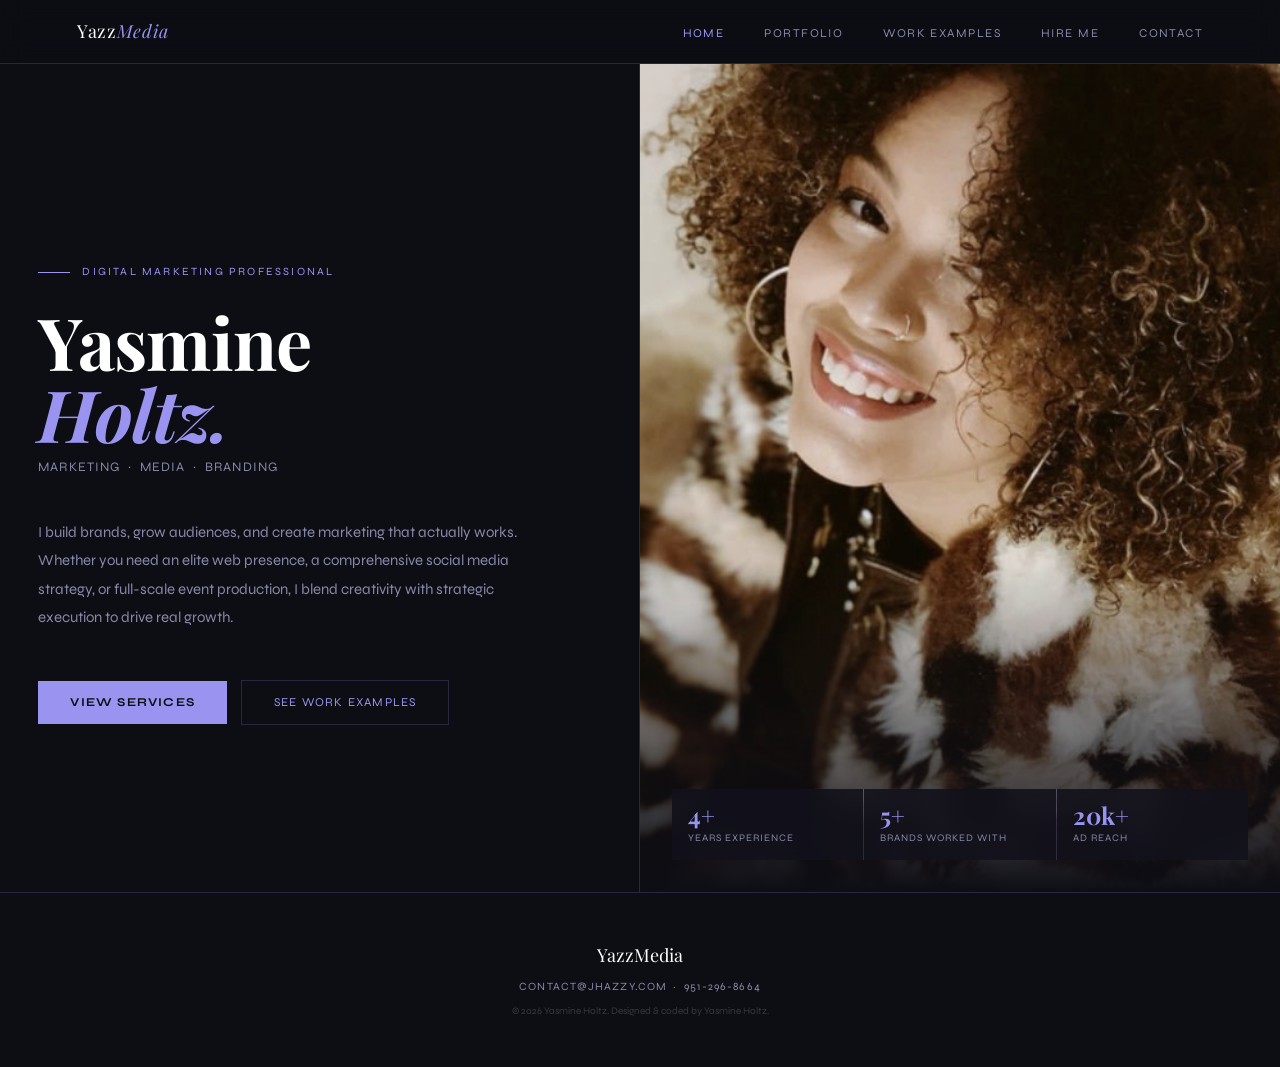
<file: index.html>
<!DOCTYPE html>
<html lang="en">
<head>
<meta charset="UTF-8">
<meta name="viewport" content="width=device-width, initial-scale=1.0">
<title>YazzMedia | Marketing | Media | Branding</title>
<link href="https://fonts.googleapis.com/css2?family=Playfair+Display:ital,wght@0,400;0,700;1,400&family=Syne:wght@300;400;500;700&display=swap" rel="stylesheet">
<style>
:root {
  --bg: #0d0d14;
  --bg2: #13131f;
  --bg3: #1a1a2a;
  --lavender: #9b93f0;
  --lavender-light: #c4bff7;
  --lavender-dim: #3d3870;
  --lavender-glow: rgba(155,147,240,0.12);
  --white: #ffffff;
  --off-white: #e8e6f0;
  --muted: #8888aa;
  --border: rgba(155,147,240,0.2);
  --border-light: rgba(255,255,255,0.06);
}
*{margin:0;padding:0;box-sizing:border-box;}
html{scroll-behavior:smooth;}
body{font-family:'Syne',sans-serif;background:var(--bg);color:var(--off-white);font-size:16px;line-height:1.6;}

/* NAV */
nav{position:sticky;top:0;z-index:100;background:rgba(13,13,20,0.92);border-bottom:0.5px solid var(--border);padding:0 6%;display:flex;align-items:center;justify-content:space-between;height:64px;backdrop-filter:blur(12px);}
.nav-logo{font-family:'Playfair Display',serif;font-size:18px;color:var(--white);letter-spacing:0.04em;text-decoration:none;}
.nav-logo span{color:var(--lavender);font-style:italic;}
.nav-links{display:flex;gap:2.5rem;list-style:none; flex-wrap: wrap; justify-content: center;}
.nav-links a{text-decoration:none;font-size:12px;font-weight:400;color:var(--muted);letter-spacing:0.12em;text-transform:uppercase;transition:color 0.2s;}
.nav-links a:hover, .nav-links a.active{color:var(--lavender);}

/* HERO */
#about{min-height:92vh;display:grid;grid-template-columns:1fr 1fr;gap:0;align-items:stretch;max-width:100%;padding:0;}
.hero-text{padding:8rem 6% 6rem 6%;display:flex;flex-direction:column;justify-content:center;border-right:0.5px solid var(--border);}
.hero-eyebrow{font-size:11px;font-weight:400;letter-spacing:0.2em;text-transform:uppercase;color:var(--lavender);margin-bottom:1.5rem;display:flex;align-items:center;gap:12px;}
.hero-eyebrow::before{content:'';width:32px;height:0.5px;background:var(--lavender);}
.hero-name{font-family:'Playfair Display',serif;font-size:72px;font-weight:700;line-height:1.0;color:var(--white);margin-bottom:0.5rem;letter-spacing:-0.01em;}
.hero-name em{color:var(--lavender);font-style:italic;display:block;}
.hero-tagline{font-size:13px;color:var(--muted);letter-spacing:0.08em;margin-bottom:2.5rem;font-weight:400;text-transform:uppercase;}
.hero-bio{font-size:15px;color:var(--muted);line-height:1.9;max-width:480px;margin-bottom:3rem;font-weight:300;}
.hero-actions{display:flex;gap:14px;align-items:center;}
.btn-primary{display:inline-block;padding:12px 32px;background:var(--lavender);color:var(--bg);text-decoration:none;font-size:12px;font-weight:700;letter-spacing:0.1em;text-transform:uppercase;transition:background 0.2s;}
.btn-primary:hover{background:var(--lavender-light);}
.btn-secondary{display:inline-block;padding:12px 32px;border:0.5px solid var(--border);color:var(--lavender);text-decoration:none;font-size:12px;font-weight:400;letter-spacing:0.1em;text-transform:uppercase;transition:border-color 0.2s,color 0.2s;}
.btn-secondary:hover{border-color:var(--lavender);color:var(--lavender-light);}

.hero-visual{position:relative;overflow:hidden;background:var(--bg2);}
.hero-photo{width:100%;height:100%;object-fit:cover;object-position:center top;filter:grayscale(20%) contrast(1.05);opacity:0.9;}
.hero-overlay{position:absolute;bottom:0;left:0;right:0;height:40%;background:linear-gradient(transparent,var(--bg));}
.hero-stat-bar{position:absolute;bottom:2rem;left:2rem;right:2rem;display:grid;grid-template-columns:repeat(3,1fr);gap:1px;background:var(--border);}
.hero-stat{background:rgba(13,13,20,0.85);padding:14px 16px;backdrop-filter:blur(8px);}
.hero-stat-num{font-family:'Playfair Display',serif;font-size:24px;color:var(--lavender);font-weight:700;line-height:1;}
.hero-stat-label{font-size:10px;color:var(--muted);text-transform:uppercase;letter-spacing:0.1em;margin-top:3px;}

@media(max-width:768px){
  #about{grid-template-columns:1fr;min-height:auto;}
  .hero-text{padding:5rem 6% 3rem;}
  .hero-name{font-size:48px;}
  .hero-visual{height:400px;}
  .nav-links { gap: 1rem; padding: 10px 0; }
  .nav-links a { font-size: 10px; }
}
</style>
</head>
<body>

<nav>
  <a href="index.html" class="nav-logo">Yazz<span>Media</span></a>
  <ul class="nav-links">
    <li><a href="index.html" class="active">Home</a></li>
    <li><a href="portfolio.html">Portfolio</a></li>
    <li><a href="work.html">Work Examples</a></li>
    <li><a href="hireme.html">Hire Me</a></li>
    <li><a href="contact.html">Contact</a></li>
  </ul>
</nav>

<section id="about">
  <div class="hero-text">
    <div class="hero-eyebrow">Digital Marketing Professional</div>
    <h1 class="hero-name">Yasmine<em>Holtz.</em></h1>
    <p class="hero-tagline">Marketing &nbsp;·&nbsp; Media &nbsp;·&nbsp; Branding</p>
    <p class="hero-bio">I build brands, grow audiences, and create marketing that actually works. Whether you need an elite web presence, a comprehensive social media strategy, or full-scale event production, I blend creativity with strategic execution to drive real growth.</p>
    <div class="hero-actions">
      <a href="hireme.html" class="btn-primary">View Services</a>
      <a href="work.html" class="btn-secondary">See Work Examples</a>
    </div>
  </div>
  <div class="hero-visual">
    <img src="YazHeadshot.png" alt="Yasmine Holtz" class="hero-photo">
    <div class="hero-overlay"></div>
    <div class="hero-stat-bar">
      <div class="hero-stat"><div class="hero-stat-num">4+</div><div class="hero-stat-label">Years experience</div></div>
      <div class="hero-stat"><div class="hero-stat-num">5+</div><div class="hero-stat-label">Brands worked with</div></div>
      <div class="hero-stat"><div class="hero-stat-num">20k+</div><div class="hero-stat-label">Ad reach</div></div>
    </div>
  </div>
</section>

<footer style="padding: 3rem 6%; border-top: 0.5px solid var(--border); text-align: center; color: var(--muted);">
  <div style="font-family:'Playfair Display',serif; font-size:18px; color:var(--white); margin-bottom: 0.5rem;">YazzMedia</div>
  <p style="font-size: 11px; letter-spacing: 0.1em; text-transform: uppercase; margin-bottom: 0.5rem;">
    contact@jhazzy.com &nbsp;·&nbsp; 951-296-8664
  </p>
  <p style="font-size: 10px; color: #555; opacity: 0.6;">
    © 2026 Yasmine Holtz. Designed & coded by Yasmine Holtz.
  </p>
</footer>

</body>
</html>
</file>
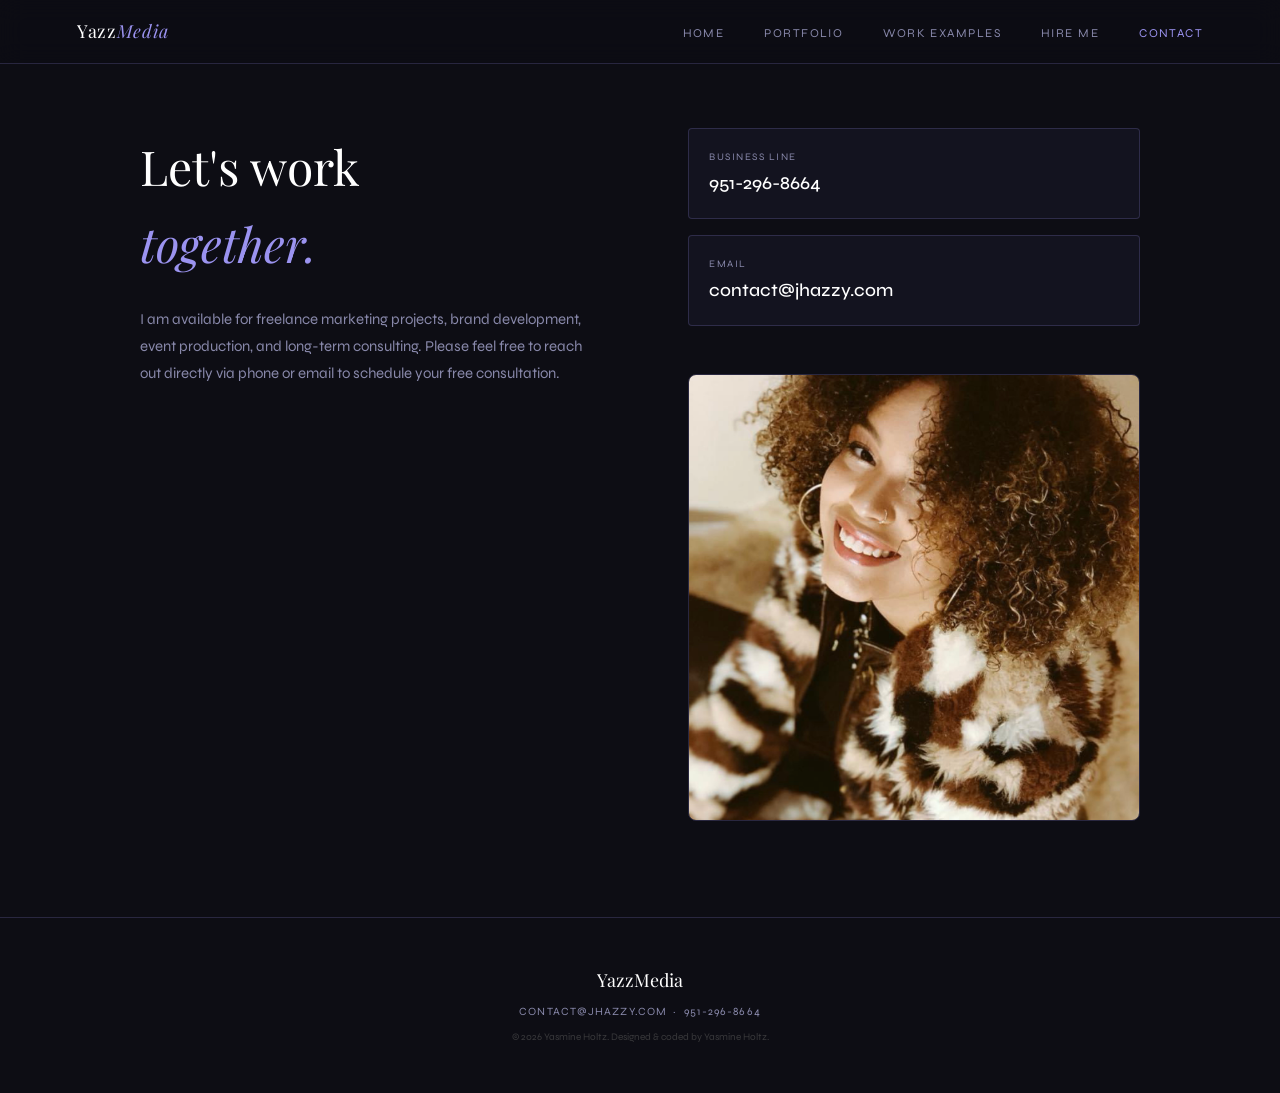
<file: contact.html>
<!DOCTYPE html>
<html lang="en">
<head>
<meta charset="UTF-8">
<meta name="viewport" content="width=device-width, initial-scale=1.0">
<title>Contact | YazzMedia</title>
<link href="https://fonts.googleapis.com/css2?family=Playfair+Display:ital,wght@0,400;0,700;1,400&family=Syne:wght@300;400;500;700&display=swap" rel="stylesheet">
<style>
:root {
  --bg: #0d0d14;
  --bg2: #13131f;
  --lavender: #9b93f0;
  --white: #ffffff;
  --muted: #8888aa;
  --border: rgba(155,147,240,0.2);
}
*{margin:0;padding:0;box-sizing:border-box;}
body{font-family:'Syne',sans-serif;background:var(--bg);color:#e8e6f0;line-height:1.6;}

nav{position:sticky;top:0;z-index:100;background:rgba(13,13,20,0.92);border-bottom:0.5px solid var(--border);padding:0 6%;display:flex;align-items:center;justify-content:space-between;height:64px;backdrop-filter:blur(12px); margin-bottom: 4rem;}
.nav-logo{font-family:'Playfair Display',serif;font-size:18px;color:var(--white);letter-spacing:0.04em;text-decoration:none;}
.nav-logo span{color:var(--lavender);font-style:italic;}
.nav-links{display:flex;gap:2.5rem;list-style:none; flex-wrap: wrap; justify-content: center;}
.nav-links a{text-decoration:none;font-size:12px;font-weight:400;color:var(--muted);letter-spacing:0.12em;text-transform:uppercase;}
.nav-links a:hover, .nav-links a.active{color:var(--lavender);}

.container { padding: 0 6%; }
.contact-wrap { display: grid; grid-template-columns: 1fr 1fr; gap: 6rem; align-items: start; max-width: 1000px; margin: 0 auto 6rem auto; }
.contact-heading{font-family:'Playfair Display',serif;font-size:48px;font-weight:400;color:var(--white);margin-bottom:1.5rem;}
.contact-heading em{color:var(--lavender);font-style:italic;}
.contact-sub{font-size:15px;color:var(--muted);line-height:1.8;font-weight:300;}
.contact-details{display:flex;flex-direction:column;gap:1rem;}
.contact-row{padding:20px;background:var(--bg2);border:0.5px solid var(--border);border-radius:4px;}
.contact-label{font-size:10px;text-transform:uppercase;letter-spacing:0.15em;color:var(--muted);margin-bottom:4px;}
.contact-val{font-size:18px;color:var(--white);text-decoration:none;font-weight:500;}
.profile-img{width:100%; border-radius:8px; border:0.5px solid var(--border);}

@media(max-width:768px){
  .contact-wrap { grid-template-columns: 1fr; gap: 3rem; }
  .nav-links { gap: 1rem; padding: 10px 0; }
  .nav-links a { font-size: 10px; }
}
</style>
</head>
<body>

<nav>
  <a href="index.html" class="nav-logo">Yazz<span>Media</span></a>
  <ul class="nav-links">
    <li><a href="index.html">Home</a></li>
    <li><a href="portfolio.html">Portfolio</a></li>
    <li><a href="work.html">Work Examples</a></li>
    <li><a href="hireme.html">Hire Me</a></li>
    <li><a href="contact.html" class="active">Contact</a></li>
  </ul>
</nav>

<div class="container">
  <section class="contact-wrap">
    <div>
      <h2 class="contact-heading">Let's work<br><em>together.</em></h2>
      <p class="contact-sub">I am available for freelance marketing projects, brand development, event production, and long-term consulting. Please feel free to reach out directly via phone or email to schedule your free consultation.</p>
    </div>
    
    <div class="contact-details">
      <div class="contact-row">
        <div class="contact-label">Business Line</div>
        <a href="tel:9512968664" class="contact-val">951-296-8664</a>
      </div>
      <div class="contact-row">
        <div class="contact-label">Email</div>
        <a href="mailto:contact@jhazzy.com" class="contact-val">contact@jhazzy.com</a>
      </div>
      <img src="YazHeadshot.png" alt="Yasmine Holtz" class="profile-img" style="margin-top: 2rem;">
    </div>
  </section>
</div>

<footer style="padding: 3rem 6%; border-top: 0.5px solid var(--border); text-align: center; color: var(--muted);">
  <div style="font-family:'Playfair Display',serif; font-size:18px; color:var(--white); margin-bottom: 0.5rem;">YazzMedia</div>
  <p style="font-size: 11px; letter-spacing: 0.1em; text-transform: uppercase; margin-bottom: 0.5rem;">
    contact@jhazzy.com &nbsp;·&nbsp; 951-296-8664
  </p>
  <p style="font-size: 10px; color: #555; opacity: 0.6;">
    © 2026 Yasmine Holtz. Designed & coded by Yasmine Holtz.
  </p>
</footer>

</body>
</html>
</file>
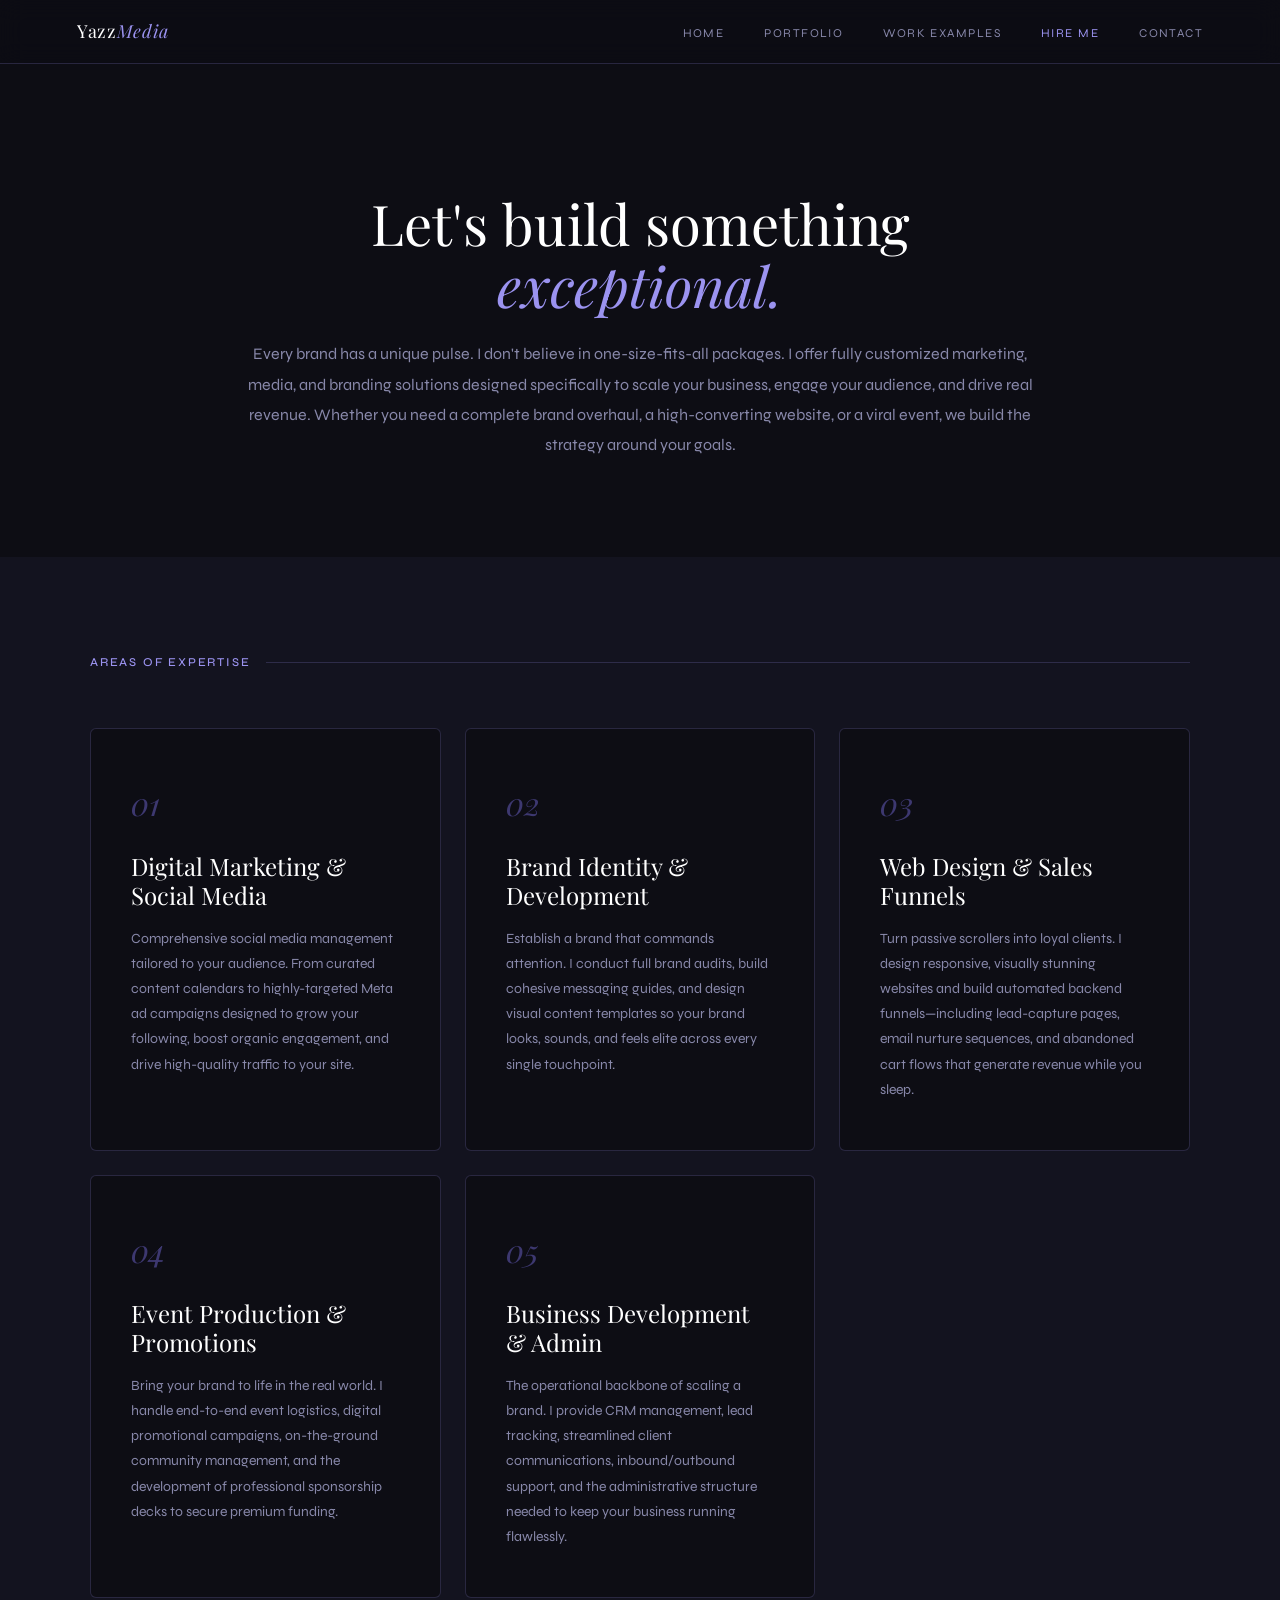
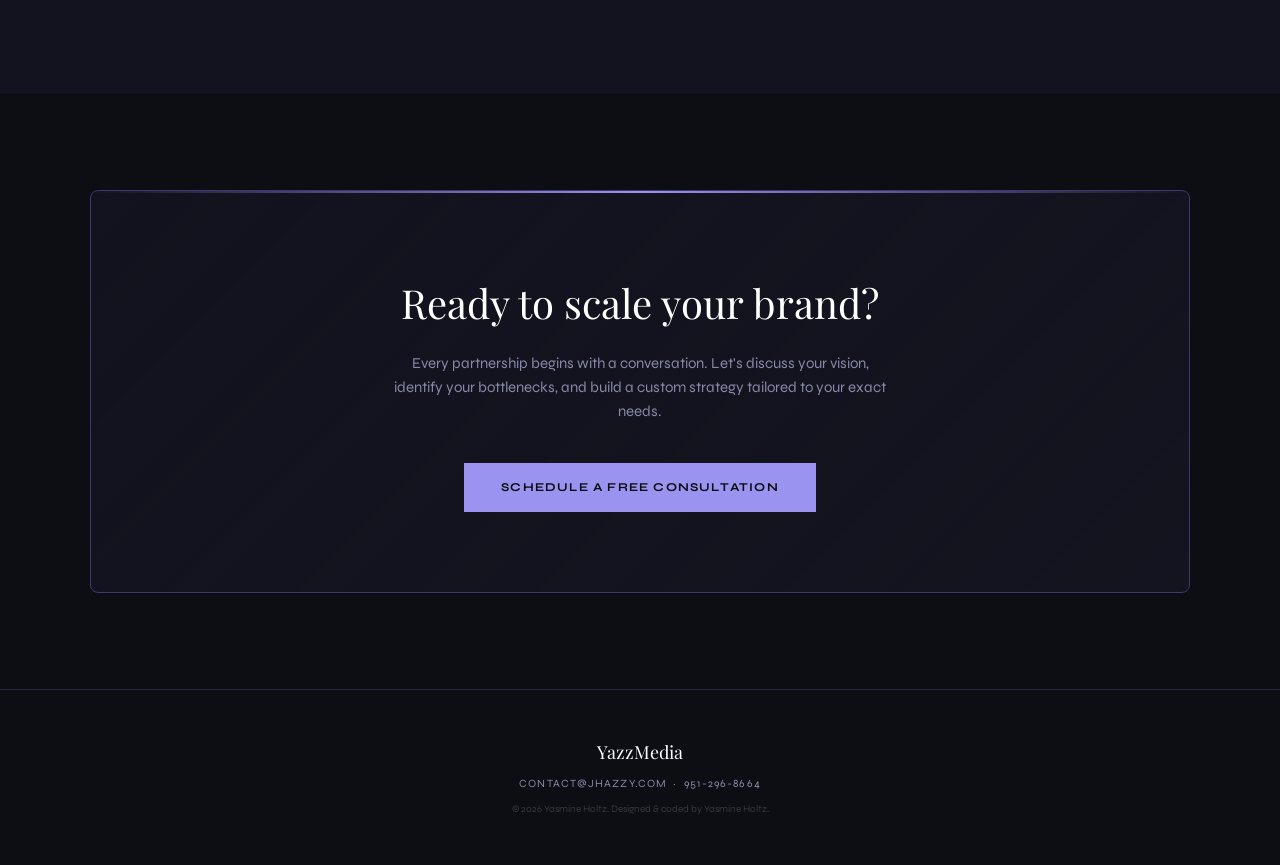
<file: hireme.html>
<!DOCTYPE html>
<html lang="en">
<head>
<meta charset="UTF-8">
<meta name="viewport" content="width=device-width, initial-scale=1.0">
<title>Services | YazzMedia</title>
<link href="https://fonts.googleapis.com/css2?family=Playfair+Display:ital,wght@0,400;0,700;1,400&family=Syne:wght@300;400;500;700&display=swap" rel="stylesheet">
<style>
:root {
  --bg: #0d0d14;
  --bg2: #13131f;
  --bg3: #1a1a2a;
  --lavender: #9b93f0;
  --lavender-light: #c4bff7;
  --lavender-dim: #3d3870;
  --lavender-glow: rgba(155,147,240,0.12);
  --white: #ffffff;
  --off-white: #e8e6f0;
  --muted: #8888aa;
  --border: rgba(155,147,240,0.2);
  --border-light: rgba(255,255,255,0.06);
}
*{margin:0;padding:0;box-sizing:border-box;}
html{scroll-behavior:smooth;}
body{font-family:'Syne',sans-serif;background:var(--bg);color:var(--off-white);font-size:16px;line-height:1.6;}

/* NAV */
nav{position:sticky;top:0;z-index:100;background:rgba(13,13,20,0.92);border-bottom:0.5px solid var(--border);padding:0 6%;display:flex;align-items:center;justify-content:space-between;height:64px;backdrop-filter:blur(12px);}
.nav-logo{font-family:'Playfair Display',serif;font-size:18px;color:var(--white);letter-spacing:0.04em;text-decoration:none;}
.nav-logo span{color:var(--lavender);font-style:italic;}
.nav-links{display:flex;gap:2.5rem;list-style:none; flex-wrap: wrap; justify-content: center;}
.nav-links a{text-decoration:none;font-size:12px;font-weight:400;color:var(--muted);letter-spacing:0.12em;text-transform:uppercase;transition:color 0.2s;}
.nav-links a:hover, .nav-links a.active{color:var(--lavender);}

/* BUTTONS */
.btn-primary{display:inline-block;padding:14px 36px;background:var(--lavender);color:var(--bg);text-decoration:none;font-size:12px;font-weight:700;letter-spacing:0.1em;text-transform:uppercase;transition:background 0.2s; border: 1px solid var(--lavender);}
.btn-primary:hover{background:var(--lavender-light); border-color: var(--lavender-light);}

/* SECTIONS */
.section-wrap{padding:6rem 6%;max-width:100%;}
.section-inner{max-width:1100px;margin:0 auto;}
.section-header{display:flex;align-items:center;gap:16px;margin-bottom:3.5rem;}
.section-title{font-size:12px;font-weight:500;letter-spacing:0.15em;text-transform:uppercase;color:var(--lavender);}
.section-line{flex:1;height:0.5px;background:var(--border);}

/* SERVICE CARDS */
.services-grid {
  display: grid;
  grid-template-columns: repeat(auto-fit, minmax(320px, 1fr));
  gap: 1.5rem;
}

.service-card {
  background: var(--bg);
  border: 0.5px solid var(--border);
  border-radius: 6px;
  padding: 3rem 2.5rem;
  transition: transform 0.3s ease, border-color 0.3s ease, background 0.3s ease;
  display: flex;
  flex-direction: column;
}

.service-card:hover {
  border-color: var(--lavender);
  background: var(--lavender-glow);
  transform: translateY(-5px);
}

.service-icon {
  font-family: 'Playfair Display', serif;
  font-size: 32px;
  color: var(--lavender-dim);
  margin-bottom: 1.5rem;
  font-style: italic;
}

.service-title {
  font-family: 'Playfair Display', serif;
  font-size: 24px;
  color: var(--white);
  margin-bottom: 1rem;
  font-weight: 400;
  line-height: 1.2;
}

.service-desc {
  font-size: 14px;
  color: var(--muted);
  line-height: 1.8;
  font-weight: 300;
}

/* CTA BANNER */
.cta-banner {
  background: linear-gradient(135deg, var(--bg2) 0%, rgba(155,147,240,0.05) 100%);
  border: 0.5px solid var(--lavender-dim);
  border-radius: 8px;
  padding: 5rem 2rem;
  text-align: center;
  position: relative;
  overflow: hidden;
}

.cta-banner::before {
  content: '';
  position: absolute;
  top: 0; left: 0; right: 0; height: 2px;
  background: linear-gradient(90deg, transparent, var(--lavender), transparent);
}

/* ANIMATIONS */
@keyframes fadeUp{from{opacity:0;transform:translateY(24px);}to{opacity:1;transform:translateY(0);}}
.fade-up{opacity:0;animation:fadeUp 0.7s ease forwards;}
.d1{animation-delay:0.1s;}.d2{animation-delay:0.25s;}.d3{animation-delay:0.4s;}

@media(max-width:768px){
  .section-wrap{padding:4rem 5%;}
  .services-grid { grid-template-columns: 1fr; }
  .service-card { padding: 2rem; }
  .nav-links { gap: 1rem; padding: 10px 0; }
  .nav-links a { font-size: 10px; }
}
</style>
</head>
<body>

<nav>
  <a href="index.html" class="nav-logo">Yazz<span>Media</span></a>
  <ul class="nav-links">
    <li><a href="index.html">Home</a></li>
    <li><a href="portfolio.html">Portfolio</a></li>
    <li><a href="work.html">Work Examples</a></li>
    <li><a href="hireme.html" class="active">Hire Me</a></li>
    <li><a href="contact.html">Contact</a></li>
  </ul>
</nav>

<div class="section-wrap fade-up d1">
  <div class="section-inner" style="max-width: 800px; text-align: center; padding-top: 2rem;">
    <h1 style="font-family:'Playfair Display',serif; font-size:56px; color:var(--white); margin-bottom:1.5rem; font-weight:400; line-height: 1.1;">Let's build something <em style="color:var(--lavender); font-style:italic;">exceptional.</em></h1>
    <p style="font-size:16px; color:var(--muted); line-height:1.9; font-weight:300;">Every brand has a unique pulse. I don't believe in one-size-fits-all packages. I offer fully customized marketing, media, and branding solutions designed specifically to scale your business, engage your audience, and drive real revenue. Whether you need a complete brand overhaul, a high-converting website, or a viral event, we build the strategy around your goals.</p>
  </div>
</div>

<div class="section-wrap fade-up d2" style="background:var(--bg2);">
  <div class="section-inner">
    <div class="section-header">
      <div class="section-title">Areas of Expertise</div>
      <div class="section-line"></div>
    </div>
    
    <div class="services-grid">
      
      <div class="service-card">
        <div class="service-icon">01</div>
        <h3 class="service-title">Digital Marketing & Social Media</h3>
        <p class="service-desc">Comprehensive social media management tailored to your audience. From curated content calendars to highly-targeted Meta ad campaigns designed to grow your following, boost organic engagement, and drive high-quality traffic to your site.</p>
      </div>

      <div class="service-card">
        <div class="service-icon">02</div>
        <h3 class="service-title">Brand Identity & Development</h3>
        <p class="service-desc">Establish a brand that commands attention. I conduct full brand audits, build cohesive messaging guides, and design visual content templates so your brand looks, sounds, and feels elite across every single touchpoint.</p>
      </div>

      <div class="service-card">
        <div class="service-icon">03</div>
        <h3 class="service-title">Web Design & Sales Funnels</h3>
        <p class="service-desc">Turn passive scrollers into loyal clients. I design responsive, visually stunning websites and build automated backend funnels—including lead-capture pages, email nurture sequences, and abandoned cart flows that generate revenue while you sleep.</p>
      </div>

      <div class="service-card">
        <div class="service-icon">04</div>
        <h3 class="service-title">Event Production & Promotions</h3>
        <p class="service-desc">Bring your brand to life in the real world. I handle end-to-end event logistics, digital promotional campaigns, on-the-ground community management, and the development of professional sponsorship decks to secure premium funding.</p>
      </div>

      <div class="service-card">
        <div class="service-icon">05</div>
        <h3 class="service-title">Business Development & Admin</h3>
        <p class="service-desc">The operational backbone of scaling a brand. I provide CRM management, lead tracking, streamlined client communications, inbound/outbound support, and the administrative structure needed to keep your business running flawlessly.</p>
      </div>

    </div>
  </div>
</div>

<div class="section-wrap fade-up d3">
  <div class="section-inner">
    <div class="cta-banner">
      <h2 style="font-family:'Playfair Display',serif; font-size:40px; color:var(--white); margin-bottom:1rem; font-weight:400;">Ready to scale your brand?</h2>
      <p style="font-size:15px; color:var(--muted); margin-bottom: 2.5rem; font-weight:300; max-width: 500px; margin-left: auto; margin-right: auto;">Every partnership begins with a conversation. Let's discuss your vision, identify your bottlenecks, and build a custom strategy tailored to your exact needs.</p>
      <a href="contact.html" class="btn-primary">Schedule a Free Consultation</a>
    </div>
  </div>
</div>

<footer style="padding: 3rem 6%; border-top: 0.5px solid var(--border); text-align: center; color: var(--muted);">
  <div style="font-family:'Playfair Display',serif; font-size:18px; color:var(--white); margin-bottom: 0.5rem;">YazzMedia</div>
  <p style="font-size: 11px; letter-spacing: 0.1em; text-transform: uppercase; margin-bottom: 0.5rem;">
    contact@jhazzy.com &nbsp;·&nbsp; 951-296-8664
  </p>
  <p style="font-size: 10px; color: #555; opacity: 0.6;">
    © 2026 Yasmine Holtz. Designed & coded by Yasmine Holtz.
  </p>
</footer>

</body>
</html>
</file>
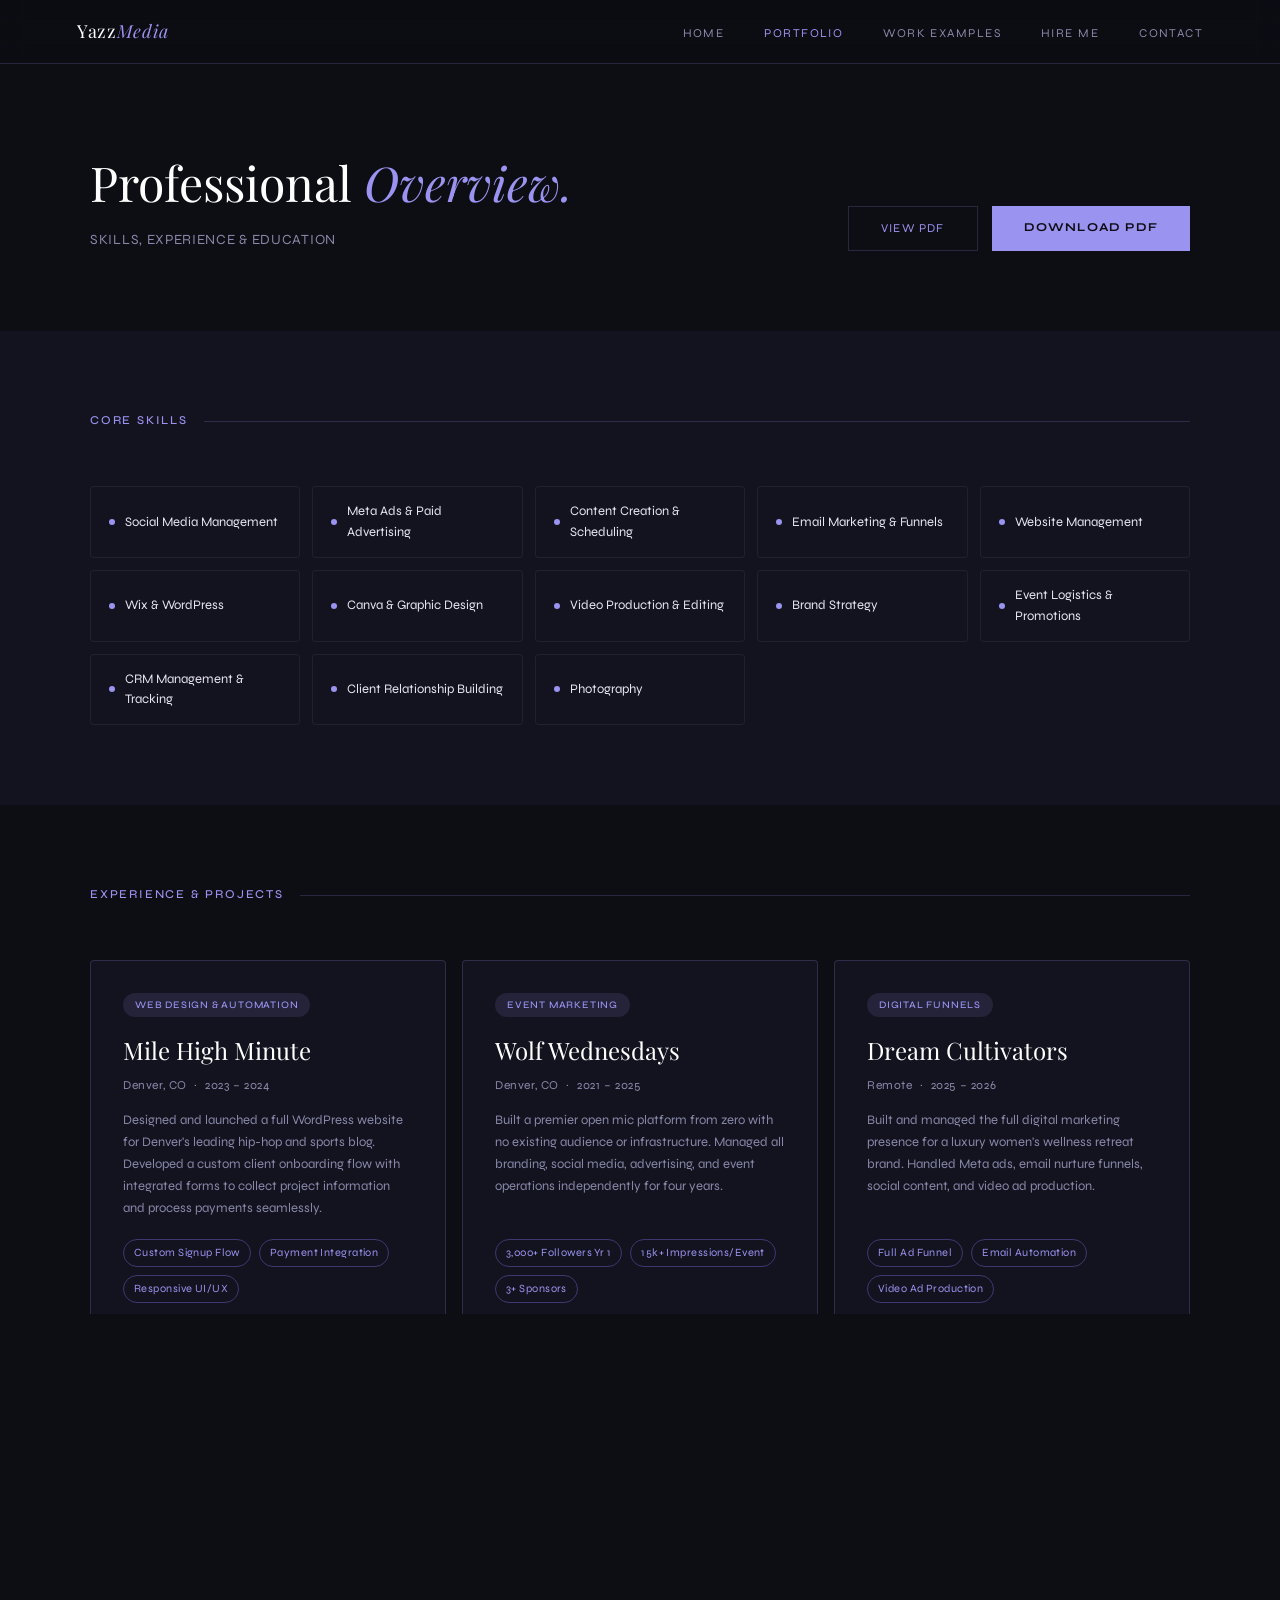
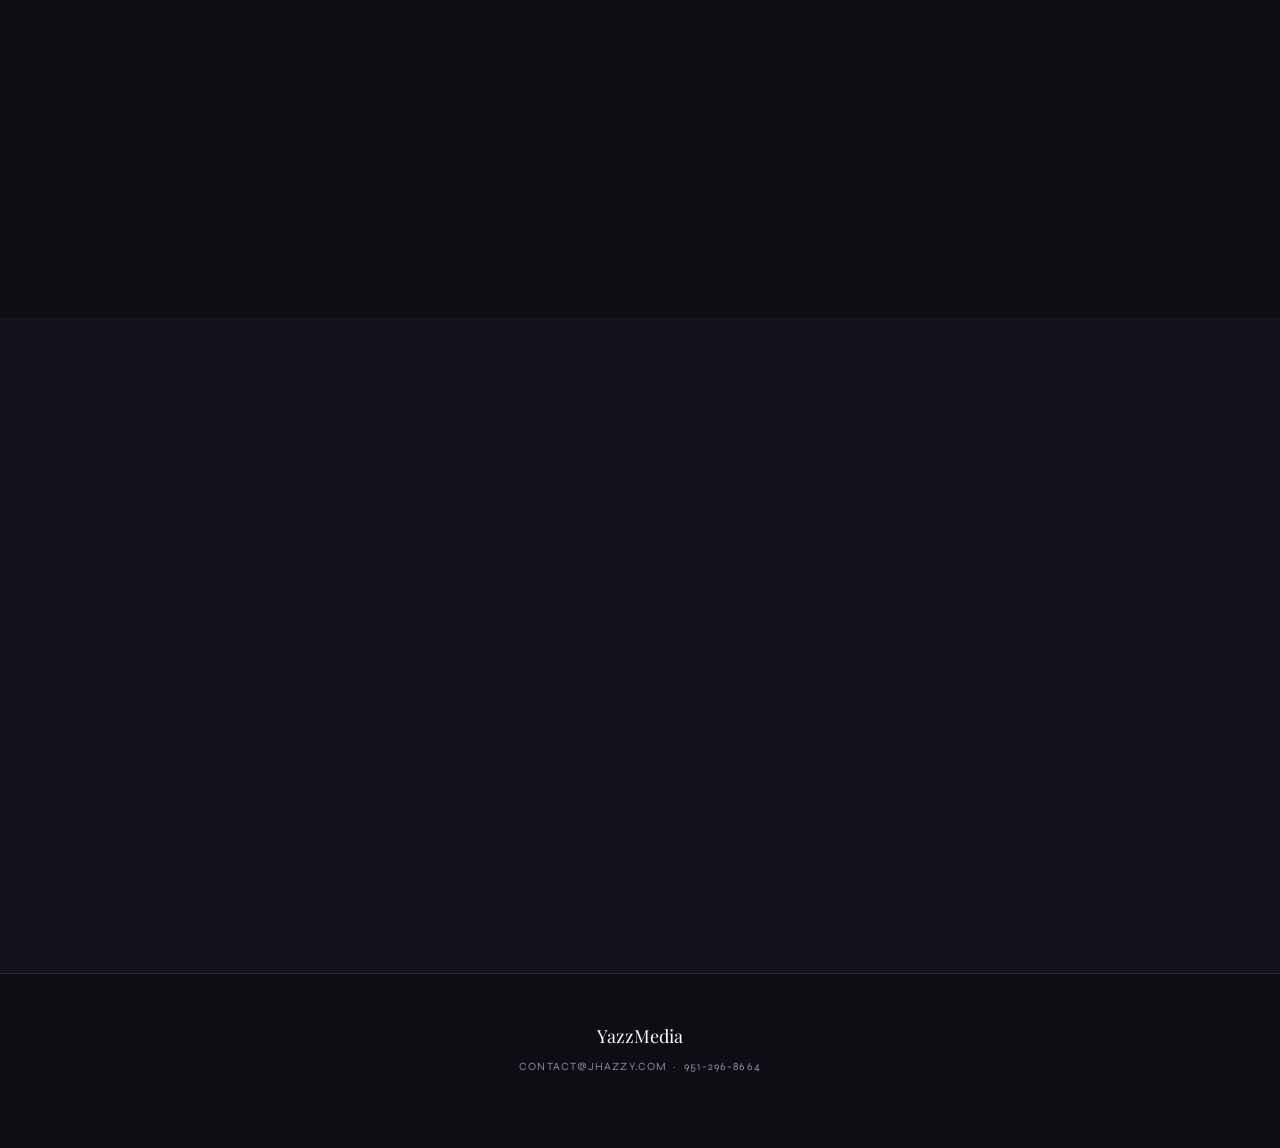
<file: portfolio.html>
<!DOCTYPE html>
<html lang="en">
<head>
<meta charset="UTF-8">
<meta name="viewport" content="width=device-width, initial-scale=1.0">
<title>Portfolio & Resume | YazzMedia</title>
<link href="https://fonts.googleapis.com/css2?family=Playfair+Display:ital,wght@0,400;0,700;1,400&family=Syne:wght@300;400;500;700&display=swap" rel="stylesheet">
<style>
:root {
  --bg: #0d0d14;
  --bg2: #13131f;
  --bg3: #1a1a2a;
  --lavender: #9b93f0;
  --lavender-light: #c4bff7;
  --lavender-dim: #3d3870;
  --lavender-glow: rgba(155,147,240,0.12);
  --white: #ffffff;
  --off-white: #e8e6f0;
  --muted: #8888aa;
  --border: rgba(155,147,240,0.2);
  --border-light: rgba(255,255,255,0.06);
}
*{margin:0;padding:0;box-sizing:border-box;}
html{scroll-behavior:smooth;}
body{font-family:'Syne',sans-serif;background:var(--bg);color:var(--off-white);font-size:16px;line-height:1.6;}

/* NAV */
nav{position:sticky;top:0;z-index:100;background:rgba(13,13,20,0.92);border-bottom:0.5px solid var(--border);padding:0 6%;display:flex;align-items:center;justify-content:space-between;height:64px;backdrop-filter:blur(12px);}
.nav-logo{font-family:'Playfair Display',serif;font-size:18px;color:var(--white);letter-spacing:0.04em;text-decoration:none;}
.nav-logo span{color:var(--lavender);font-style:italic;}
.nav-links{display:flex;gap:2.5rem;list-style:none; flex-wrap: wrap; justify-content: center;}
.nav-links a{text-decoration:none;font-size:12px;font-weight:400;color:var(--muted);letter-spacing:0.12em;text-transform:uppercase;transition:color 0.2s;}
.nav-links a:hover, .nav-links a.active{color:var(--lavender);}

/* BUTTONS */
.btn-primary{display:inline-block;padding:12px 32px;background:var(--lavender);color:var(--bg);text-decoration:none;font-size:12px;font-weight:700;letter-spacing:0.1em;text-transform:uppercase;transition:background 0.2s;}
.btn-primary:hover{background:var(--lavender-light);}
.btn-secondary{display:inline-block;padding:12px 32px;border:0.5px solid var(--border);color:var(--lavender);text-decoration:none;font-size:12px;font-weight:400;letter-spacing:0.1em;text-transform:uppercase;transition:border-color 0.2s,color 0.2s;}
.btn-secondary:hover{border-color:var(--lavender);color:var(--lavender-light);}

/* SECTIONS */
.section-wrap{padding:5rem 6%;max-width:100%;}
.section-inner{max-width:1100px;margin:0 auto;}
.section-header{display:flex;align-items:center;gap:16px;margin-bottom:3.5rem;}
.section-title{font-size:12px;font-weight:500;letter-spacing:0.15em;text-transform:uppercase;color:var(--lavender);}
.section-line{flex:1;height:0.5px;background:var(--border);}

/* SKILLS */
.skills-grid{display:grid;grid-template-columns:repeat(auto-fill,minmax(200px,1fr));gap:12px;}
.skill-item{background:var(--bg2);border:0.5px solid var(--border-light);border-radius:4px;padding:14px 18px;font-size:13px;color:var(--off-white);display:flex;align-items:center;gap:10px;transition:border-color 0.2s,background 0.2s;font-weight:300;}
.skill-item:hover{border-color:var(--lavender);background:var(--lavender-glow);}
.skill-dot{width:6px;height:6px;border-radius:50%;background:var(--lavender);flex-shrink:0;}

/* EDUCATION LIST */
.exp-list{display:flex;flex-direction:column;gap:0;}
.exp-item{display:grid;grid-template-columns:200px 1fr;border-bottom:0.5px solid var(--border-light);padding:2.5rem 0;gap:3rem;transition:background 0.2s;}
.exp-item:first-child{border-top:0.5px solid var(--border-light);}
.exp-item:hover{background:var(--lavender-glow);}
.exp-meta{padding-left:0;}
.exp-date{font-size:11px;color:var(--lavender);letter-spacing:0.1em;margin-bottom:8px;text-transform:uppercase;}
.exp-company{font-size:14px;font-weight:500;color:var(--off-white);margin-bottom:4px;}
.exp-location{font-size:12px;color:var(--muted);}
.exp-title{font-family:'Playfair Display',serif;font-size:22px;color:var(--white);margin-bottom:10px;font-weight:400;}
.exp-desc{font-size:14px;color:var(--muted);line-height:1.8;font-weight:300;}
.exp-desc ul{margin-left:1.2rem;margin-top:0.5rem;}
.exp-desc li{margin-bottom:0.5rem;}

/* PROJECTS */
.projects-grid{display:grid;grid-template-columns:repeat(auto-fill,minmax(320px,1fr));gap:16px;}
.proj-card{background:var(--bg2);border:0.5px solid var(--border);border-radius:4px;padding:2rem;transition:border-color 0.2s,background 0.2s;display:flex;flex-direction:column;}
.proj-card:hover{border-color:var(--lavender);background:var(--bg3);}
.proj-tag{display:inline-block;background:var(--lavender-glow);color:var(--lavender);font-size:10px;padding:4px 12px;border-radius:20px;margin-bottom:14px;font-weight:500;letter-spacing:0.08em;text-transform:uppercase;align-self:flex-start;}
.proj-title{font-family:'Playfair Display',serif;font-size:24px;color:var(--white);margin-bottom:6px;font-weight:400;}
.proj-sub{font-size:12px;color:var(--muted);margin-bottom:14px;letter-spacing:0.05em;}
.proj-desc{font-size:13px;color:var(--muted);line-height:1.7;margin-bottom:20px;flex:1;font-weight:300;}
.proj-stats{display:flex;flex-wrap:wrap;gap:8px;margin-bottom:24px;}
.proj-stat{background:transparent;border:0.5px solid var(--lavender-dim);color:var(--lavender);font-size:11px;font-weight:400;padding:4px 10px;border-radius:20px;letter-spacing:0.04em;}
.proj-links{display:flex;gap:12px;flex-wrap:wrap;}
.proj-link{font-size:11px;color:var(--muted);text-decoration:none;border:0.5px solid var(--border);padding:6px 14px;border-radius:20px;letter-spacing:0.08em;text-transform:uppercase;transition:background 0.2s,color 0.2s,border-color 0.2s;}
.proj-link:hover{background:var(--lavender-glow);color:var(--lavender);border-color:var(--lavender);}

/* ANIMATIONS */
@keyframes fadeUp{from{opacity:0;transform:translateY(24px);}to{opacity:1;transform:translateY(0);}}
.fade-up{opacity:0;animation:fadeUp 0.7s ease forwards;}
.d1{animation-delay:0.1s;}.d2{animation-delay:0.25s;}.d3{animation-delay:0.4s;}.d4{animation-delay:0.55s;}

@media(max-width:768px){
  .exp-item{grid-template-columns:1fr;gap:0.75rem;}
  .section-wrap{padding:4rem 5%;}
  .nav-links { gap: 1rem; padding: 10px 0; }
  .nav-links a { font-size: 10px; }
}
</style>
</head>
<body>

<nav>
  <a href="index.html" class="nav-logo">Yazz<span>Media</span></a>
  <ul class="nav-links">
    <li><a href="index.html">Home</a></li>
    <li><a href="portfolio.html" class="active">Portfolio</a></li>
    <li><a href="work.html">Work Examples</a></li>
    <li><a href="hireme.html">Hire Me</a></li>
    <li><a href="contact.html">Contact</a></li>
  </ul>
</nav>

<div class="section-wrap fade-up d1">
  <div class="section-inner">
    <div style="display: flex; justify-content: space-between; align-items: flex-end; flex-wrap: wrap; gap: 2rem;">
      <div style="flex:1;">
        <h1 style="font-family:'Playfair Display',serif; font-size:48px; color:var(--white); margin-bottom:0.5rem; font-weight:400;">Professional <em style="color:var(--lavender); font-style:italic;">Overview.</em></h1>
        <p style="font-size:14px; color:var(--muted); letter-spacing:0.05em; text-transform:uppercase;">Skills, Experience & Education</p>
      </div>
      <div style="display: flex; gap: 14px;">
        <a href="Portfolio.pdf" target="_blank" class="btn-secondary">View PDF</a>
        <a href="Portfolio.pdf" download class="btn-primary">Download PDF</a>
      </div>
    </div>
  </div>
</div>

<div class="section-wrap fade-up d2" style="background:var(--bg2);">
  <div class="section-inner">
    <div class="section-header">
      <div class="section-title">Core Skills</div>
      <div class="section-line"></div>
    </div>
    <div class="skills-grid">
      <div class="skill-item"><span class="skill-dot"></span>Social Media Management</div>
      <div class="skill-item"><span class="skill-dot"></span>Meta Ads & Paid Advertising</div>
      <div class="skill-item"><span class="skill-dot"></span>Content Creation & Scheduling</div>
      <div class="skill-item"><span class="skill-dot"></span>Email Marketing & Funnels</div>
      <div class="skill-item"><span class="skill-dot"></span>Website Management</div>
      <div class="skill-item"><span class="skill-dot"></span>Wix & WordPress</div>
      <div class="skill-item"><span class="skill-dot"></span>Canva & Graphic Design</div>
      <div class="skill-item"><span class="skill-dot"></span>Video Production & Editing</div>
      <div class="skill-item"><span class="skill-dot"></span>Brand Strategy</div>
      <div class="skill-item"><span class="skill-dot"></span>Event Logistics & Promotions</div>
      <div class="skill-item"><span class="skill-dot"></span>CRM Management & Tracking</div>
      <div class="skill-item"><span class="skill-dot"></span>Client Relationship Building</div>
      <div class="skill-item"><span class="skill-dot"></span>Photography</div>
    </div>
  </div>
</div>

<div class="section-wrap fade-up d3">
  <div class="section-inner">
    <div class="section-header">
      <div class="section-title">Experience & Projects</div>
      <div class="section-line"></div>
    </div>
    
    <div class="projects-grid">
      
      <div class="proj-card">
        <span class="proj-tag">Web Design & Automation</span>
        <div class="proj-title">Mile High Minute</div>
        <div class="proj-sub">Denver, CO &nbsp;·&nbsp; 2023 – 2024</div>
        <div class="proj-desc">Designed and launched a full WordPress website for Denver's leading hip-hop and sports blog. Developed a custom client onboarding flow with integrated forms to collect project information and process payments seamlessly.</div>
        <div class="proj-stats">
          <span class="proj-stat">Custom Signup Flow</span>
          <span class="proj-stat">Payment Integration</span>
          <span class="proj-stat">Responsive UI/UX</span>
        </div>
        <div class="proj-links">
          <a href="https://www.instagram.com/milehighminute.co/" target="_blank" class="proj-link">Instagram ↗</a>
          <a href="https://www.milehighminute.com" target="_blank" class="proj-link">Website ↗</a>
        </div>
      </div>

      <div class="proj-card">
        <span class="proj-tag">Event Marketing</span>
        <div class="proj-title">Wolf Wednesdays</div>
        <div class="proj-sub">Denver, CO &nbsp;·&nbsp; 2021 – 2025</div>
        <div class="proj-desc">Built a premier open mic platform from zero with no existing audience or infrastructure. Managed all branding, social media, advertising, and event operations independently for four years.</div>
        <div class="proj-stats">
          <span class="proj-stat">3,000+ Followers Yr 1</span>
          <span class="proj-stat">15k+ Impressions/Event</span>
          <span class="proj-stat">3+ Sponsors</span>
        </div>
        <div class="proj-links">
          <a href="https://www.instagram.com/wolfwednesdays_/" target="_blank" class="proj-link">Instagram ↗</a>
          <a href="https://www.jhazzy.com/wolfwednesdays" target="_blank" class="proj-link">Website ↗</a>
        </div>
      </div>

      <div class="proj-card">
        <span class="proj-tag">Digital Funnels</span>
        <div class="proj-title">Dream Cultivators</div>
        <div class="proj-sub">Remote &nbsp;·&nbsp; 2025 – 2026</div>
        <div class="proj-desc">Built and managed the full digital marketing presence for a luxury women's wellness retreat brand. Handled Meta ads, email nurture funnels, social content, and video ad production.</div>
        <div class="proj-stats">
          <span class="proj-stat">Full Ad Funnel</span>
          <span class="proj-stat">Email Automation</span>
          <span class="proj-stat">Video Ad Production</span>
        </div>
        <div class="proj-links">
          <a href="https://www.instagram.com/lashaunnspiveyangeletti/" target="_blank" class="proj-link">Instagram ↗</a>
          <a href="https://dreamcultivator.com" target="_blank" class="proj-link">Website ↗</a>
        </div>
      </div>

      <div class="proj-card">
        <span class="proj-tag">Content Production</span>
        <div class="proj-title">Wilson Creek Winery</div>
        <div class="proj-sub">Temecula, CA &nbsp;·&nbsp; 2025</div>
        <div class="proj-desc">Freelance content producer for a family-owned Temecula winery. Created shot lists, led on-camera interviews, filmed B-roll, and developed the full social media rollout strategy.</div>
        <div class="proj-stats">
          <span class="proj-stat">7-Episode Series</span>
          <span class="proj-stat">Full Rollout Strategy</span>
          <span class="proj-stat">Interview Direction</span>
        </div>
        <div class="proj-links">
          <a href="https://www.instagram.com/wilson_creek_winery/" target="_blank" class="proj-link">Instagram ↗</a>
          <a href="https://www.wilsoncreekwinery.com" target="_blank" class="proj-link">Website ↗</a>
        </div>
      </div>

      <div class="proj-card">
        <span class="proj-tag">Social Media Growth</span>
        <div class="proj-title">Bright Future Media</div>
        <div class="proj-sub">Denver, CO &nbsp;·&nbsp; 2021 – 2023</div>
        <div class="proj-desc">Managed social media strategy and content production for a recording studio. Ran paid campaigns for studio booking and created content that drove significant engagement growth.</div>
        <div class="proj-stats">
          <span class="proj-stat">+40% IG Growth</span>
          <span class="proj-stat">+60% Engagement</span>
          <span class="proj-stat">100+ New Inquiries</span>
        </div>
        <div class="proj-links">
          <a href="https://www.instagram.com/bright.everything/" target="_blank" class="proj-link">Instagram ↗</a>
          <a href="https://brighteverything.com" target="_blank" class="proj-link">Website ↗</a>
        </div>
      </div>

    </div>
  </div>
</div>

<div class="section-wrap fade-up d4" style="background:var(--bg2);">
  <div class="section-inner">
    <div class="section-header">
      <div class="section-title">Education & Certifications</div>
      <div class="section-line"></div>
    </div>
    <div class="exp-list">
      
      <div class="exp-item">
        <div class="exp-meta">
          <div class="exp-date">Class of 2025 & 2026</div>
          <div class="exp-company">Mt. San Jacinto College</div>
          <div class="exp-location">Presidential Honor Roll</div>
        </div>
        <div class="exp-content">
          <div class="exp-title">Degrees</div>
          <div class="exp-desc">
            <ul>
              <li>Associate of Arts, Digital Media (2025)</li>
              <li>Associate of Business Administration (2026)</li>
            </ul>
          </div>
        </div>
      </div>

      <div class="exp-item">
        <div class="exp-meta">
          <div class="exp-date">Certifications</div>
          <div class="exp-company">Professional Development</div>
        </div>
        <div class="exp-content">
          <div class="exp-title">Specializations</div>
          <div class="exp-desc">
            <ul>
              <li>Certificate in Small Business Entrepreneurship</li>
              <li>Certificate in Leadership and Logistics</li>
              <li>Certificate in E-Commerce</li>
            </ul>
          </div>
        </div>
      </div>

    </div>
  </div>
</div>

<footer style="padding: 3rem 6%; border-top: 0.5px solid var(--border); text-align: center; color: var(--muted);">
  <div style="font-family:'Playfair Display',serif; font-size:18px; color:var(--white); margin-bottom: 0.5rem;">YazzMedia</div>
  <p style="font-size: 11px; letter-spacing: 0.1em; text-transform: uppercase; margin-bottom: 0.5rem;">
    contact@jhazzy.com &nbsp;·&nbsp; 951-296-8664
  </p>
  <p style="font-size: 10px; color: #555; opacity: 0.6;">
    © 2026 Yasmine Holtz. Designed & coded by Yasmine Holtz.
  </p>
</footer>

</body>
</html>
</file>
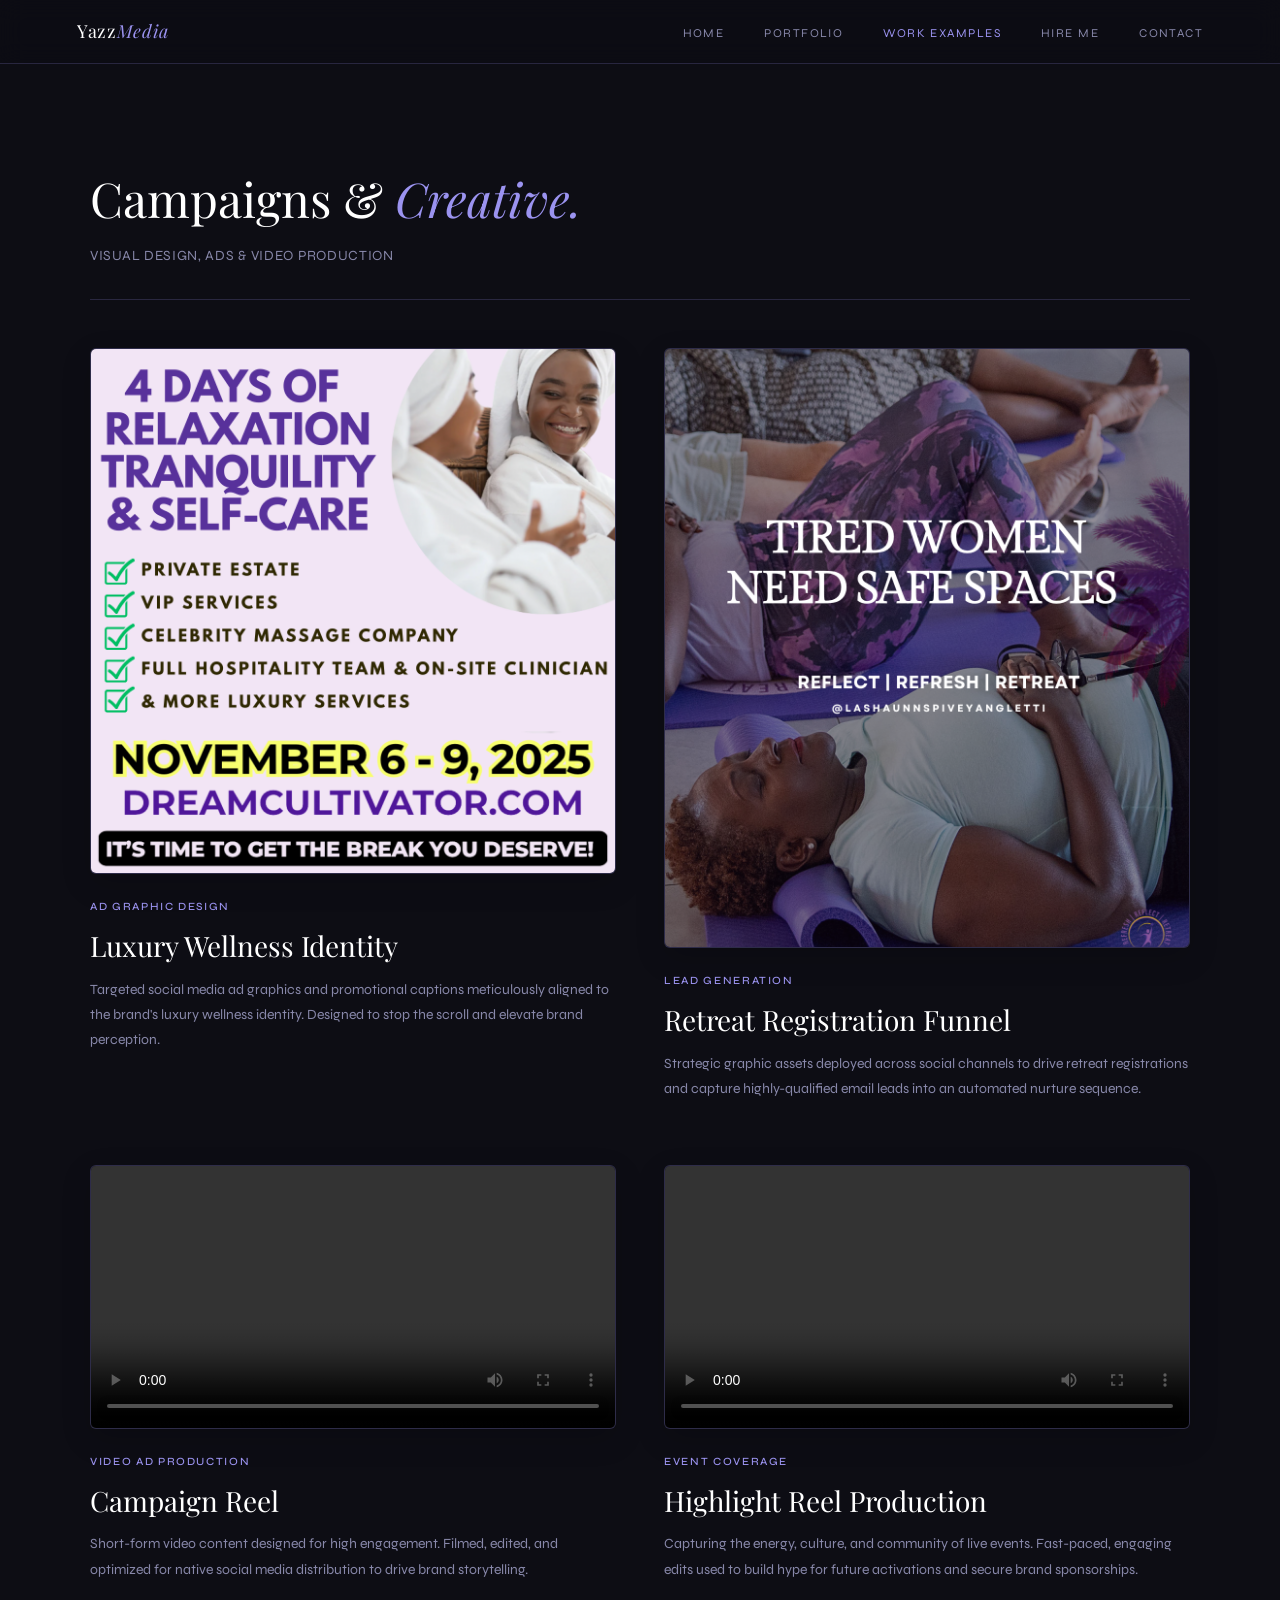
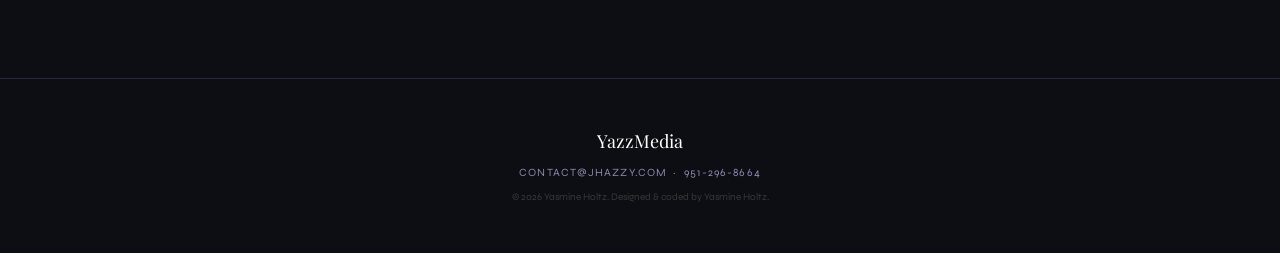
<file: work.html>
<!DOCTYPE html>
<html lang="en">
<head>
<meta charset="UTF-8">
<meta name="viewport" content="width=device-width, initial-scale=1.0">
<title>Work Examples | YazzMedia</title>
<link href="https://fonts.googleapis.com/css2?family=Playfair+Display:ital,wght@0,400;0,700;1,400&family=Syne:wght@300;400;500;700&display=swap" rel="stylesheet">
<style>
:root {
  --bg: #0d0d14;
  --bg2: #13131f;
  --bg3: #1a1a2a;
  --lavender: #9b93f0;
  --lavender-light: #c4bff7;
  --lavender-dim: #3d3870;
  --lavender-glow: rgba(155,147,240,0.12);
  --white: #ffffff;
  --off-white: #e8e6f0;
  --muted: #8888aa;
  --border: rgba(155,147,240,0.2);
  --border-light: rgba(255,255,255,0.06);
}
*{margin:0;padding:0;box-sizing:border-box;}
html{scroll-behavior:smooth;}
body{font-family:'Syne',sans-serif;background:var(--bg);color:var(--off-white);font-size:16px;line-height:1.6;}

/* NAV */
nav{position:sticky;top:0;z-index:100;background:rgba(13,13,20,0.92);border-bottom:0.5px solid var(--border);padding:0 6%;display:flex;align-items:center;justify-content:space-between;height:64px;backdrop-filter:blur(12px);}
.nav-logo{font-family:'Playfair Display',serif;font-size:18px;color:var(--white);letter-spacing:0.04em;text-decoration:none;}
.nav-logo span{color:var(--lavender);font-style:italic;}
.nav-links{display:flex;gap:2.5rem;list-style:none; flex-wrap: wrap; justify-content: center;}
.nav-links a{text-decoration:none;font-size:12px;font-weight:400;color:var(--muted);letter-spacing:0.12em;text-transform:uppercase;transition:color 0.2s;}
.nav-links a:hover, .nav-links a.active{color:var(--lavender);}

/* SECTIONS */
.section-wrap{padding:6rem 6%;max-width:100%;}
.section-inner{max-width:1100px;margin:0 auto;}

/* GALLERY LAYOUT */
.gallery-grid {
  display: grid;
  grid-template-columns: repeat(auto-fit, minmax(450px, 1fr));
  gap: 4rem 3rem;
  margin-top: 3rem;
}

.work-card {
  display: flex;
  flex-direction: column;
  gap: 1.5rem;
  transition: transform 0.3s ease;
}

.work-card:hover {
  transform: translateY(-5px);
}

.work-media {
  border-radius: 6px;
  overflow: hidden;
  border: 0.5px solid var(--border);
  background: var(--bg2);
  box-shadow: 0 10px 30px rgba(0,0,0,0.15);
  display: flex;
  align-items: center;
  justify-content: center;
  transition: border-color 0.3s ease;
  max-height: 600px; 
}

.work-card:hover .work-media {
  border-color: var(--lavender);
}

.work-media img, .work-media video {
  width: 100%;
  height: 100%;
  max-height: 600px;
  object-fit: cover;
  display: block;
}

.work-tag {
  font-size: 11px;
  font-weight: 500;
  letter-spacing: 0.15em;
  text-transform: uppercase;
  color: var(--lavender);
  display: block;
  margin-bottom: 0.5rem;
}

.work-title {
  font-family: 'Playfair Display', serif;
  font-size: 28px;
  color: var(--white);
  margin-bottom: 0.5rem;
  font-weight: 400;
}

.work-desc {
  font-size: 14px;
  color: var(--muted);
  line-height: 1.8;
  font-weight: 300;
}

/* ANIMATIONS */
@keyframes fadeUp{from{opacity:0;transform:translateY(24px);}to{opacity:1;transform:translateY(0);}}
.fade-up{opacity:0;animation:fadeUp 0.7s ease forwards;}
.d1{animation-delay:0.1s;}.d2{animation-delay:0.2s;}

@media(max-width:768px){
  .gallery-grid { grid-template-columns: 1fr; gap: 3rem; }
  .section-wrap{padding:4rem 5%;}
  .work-media img, .work-media video { max-height: 450px; }
  .nav-links { gap: 1rem; padding: 10px 0; }
  .nav-links a { font-size: 10px; }
}
</style>
</head>
<body>

<nav>
  <a href="index.html" class="nav-logo">Yazz<span>Media</span></a>
  <ul class="nav-links">
    <li><a href="index.html">Home</a></li>
    <li><a href="portfolio.html">Portfolio</a></li>
    <li><a href="work.html" class="active">Work Examples</a></li>
    <li><a href="hireme.html">Hire Me</a></li>
    <li><a href="contact.html">Contact</a></li>
  </ul>
</nav>

<div class="section-wrap fade-up d1">
  <div class="section-inner">
    
    <div style="margin-bottom: 2rem; border-bottom: 0.5px solid var(--border); padding-bottom: 2rem;">
      <h1 style="font-family:'Playfair Display',serif; font-size:48px; color:var(--white); margin-bottom:0.5rem; font-weight:400;">Campaigns & <em style="color:var(--lavender); font-style:italic;">Creative.</em></h1>
      <p style="font-size:14px; color:var(--muted); letter-spacing:0.05em; text-transform:uppercase;">Visual Design, Ads & Video Production</p>
    </div>

    <div class="gallery-grid fade-up d2">
      
      <div class="work-card">
        <div class="work-media">
          <img src="R34.png" alt="Dream Cultivators Ad Graphic">
        </div>
        <div class="work-details">
          <span class="work-tag">Ad Graphic Design</span>
          <h3 class="work-title">Luxury Wellness Identity</h3>
          <p class="work-desc">Targeted social media ad graphics and promotional captions meticulously aligned to the brand's luxury wellness identity. Designed to stop the scroll and elevate brand perception.</p>
        </div>
      </div>

      <div class="work-card">
        <div class="work-media">
          <img src="R35.png" alt="Wellness Retreat Funnel">
        </div>
        <div class="work-details">
          <span class="work-tag">Lead Generation</span>
          <h3 class="work-title">Retreat Registration Funnel</h3>
          <p class="work-desc">Strategic graphic assets deployed across social channels to drive retreat registrations and capture highly-qualified email leads into an automated nurture sequence.</p>
        </div>
      </div>

      <div class="work-card">
        <div class="work-media">
          <video controls preload="metadata">
            <source src="R31.mp4#t=0.001" type="video/mp4">
            Your browser does not support the video tag.
          </video>
        </div>
        <div class="work-details">
          <span class="work-tag">Video Ad Production</span>
          <h3 class="work-title">Campaign Reel</h3>
          <p class="work-desc">Short-form video content designed for high engagement. Filmed, edited, and optimized for native social media distribution to drive brand storytelling.</p>
        </div>
      </div>

      <div class="work-card">
        <div class="work-media">
          <video controls preload="metadata">
            <source src="R32.mp4#t=0.001" type="video/mp4">
            Your browser does not support the video tag.
          </video>
        </div>
        <div class="work-details">
          <span class="work-tag">Event Coverage</span>
          <h3 class="work-title">Highlight Reel Production</h3>
          <p class="work-desc">Capturing the energy, culture, and community of live events. Fast-paced, engaging edits used to build hype for future activations and secure brand sponsorships.</p>
        </div>
      </div>

    </div>
  </div>
</div>

<footer style="padding: 3rem 6%; border-top: 0.5px solid var(--border); text-align: center; color: var(--muted);">
  <div style="font-family:'Playfair Display',serif; font-size:18px; color:var(--white); margin-bottom: 0.5rem;">YazzMedia</div>
  <p style="font-size: 11px; letter-spacing: 0.1em; text-transform: uppercase; margin-bottom: 0.5rem;">
    contact@jhazzy.com &nbsp;·&nbsp; 951-296-8664
  </p>
  <p style="font-size: 10px; color: #555; opacity: 0.6;">
    © 2026 Yasmine Holtz. Designed & coded by Yasmine Holtz.
  </p>
</footer>

</body>
</html>
</file>
